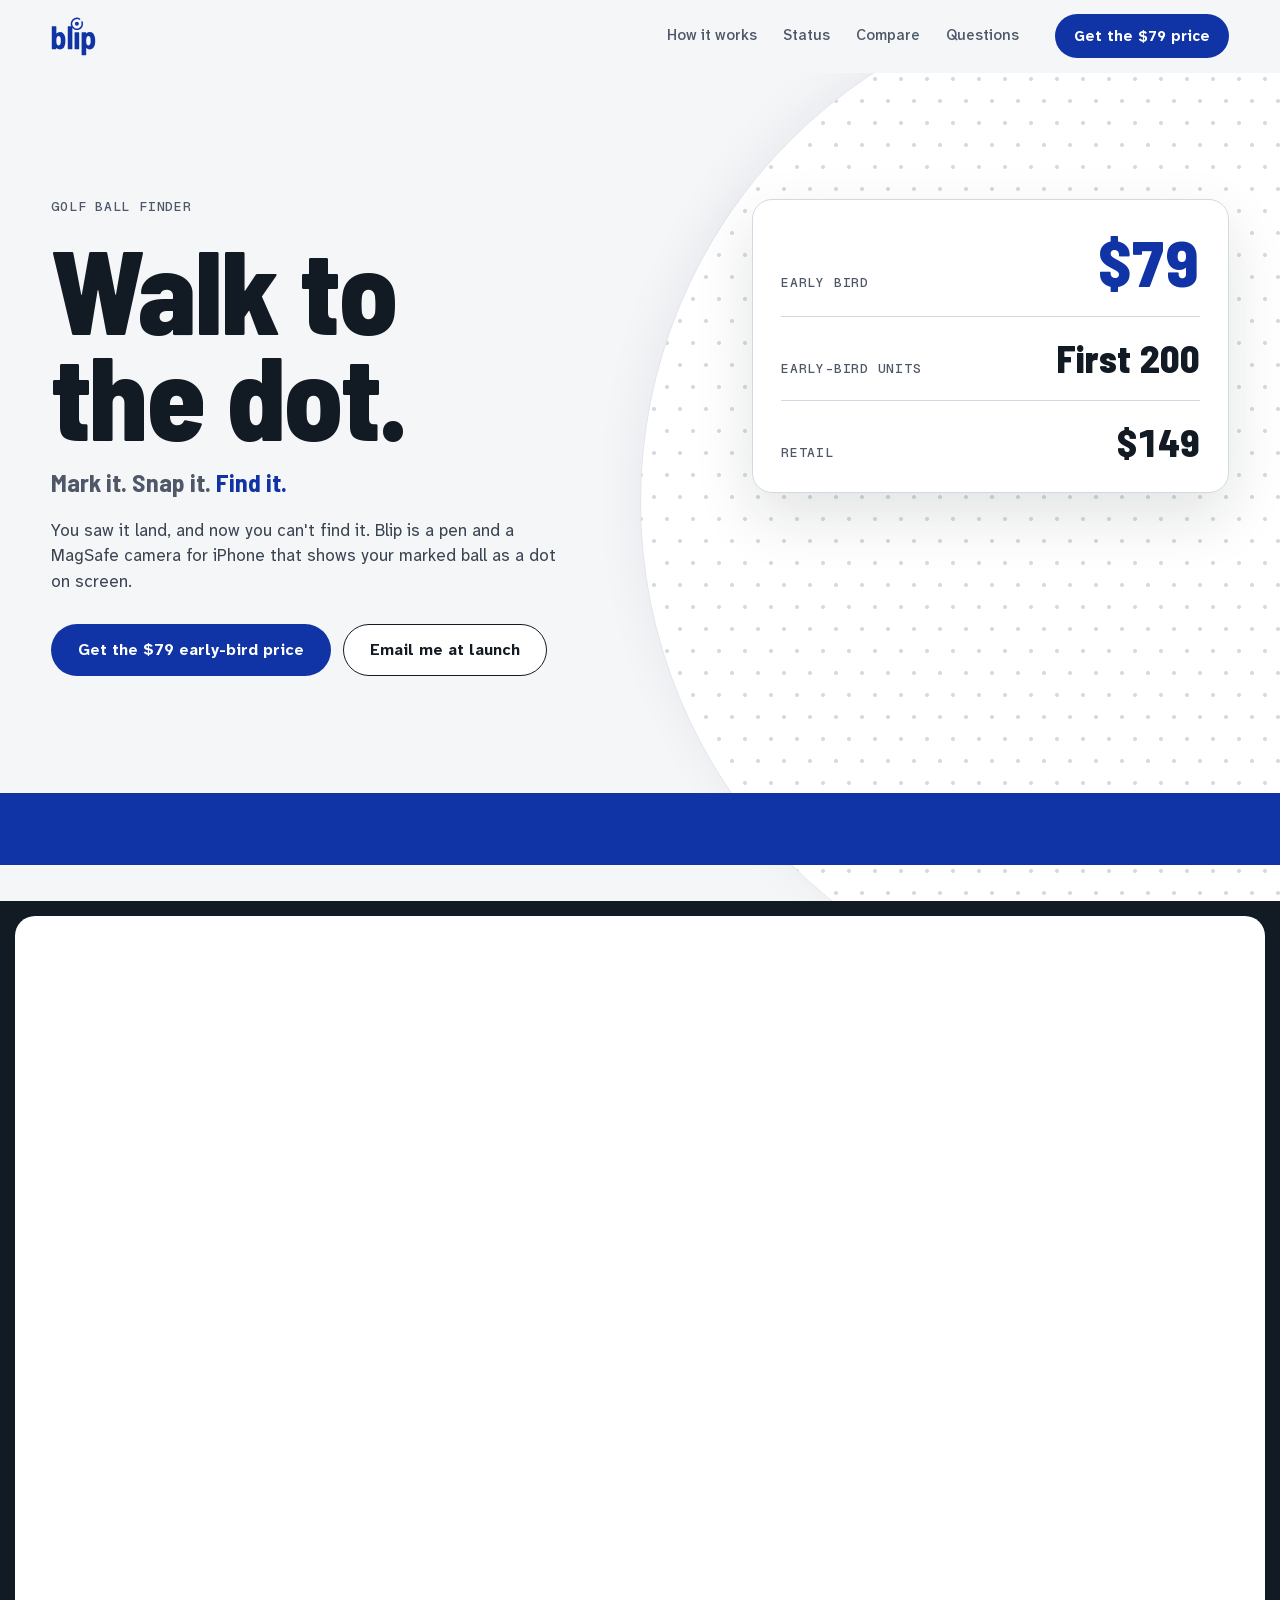
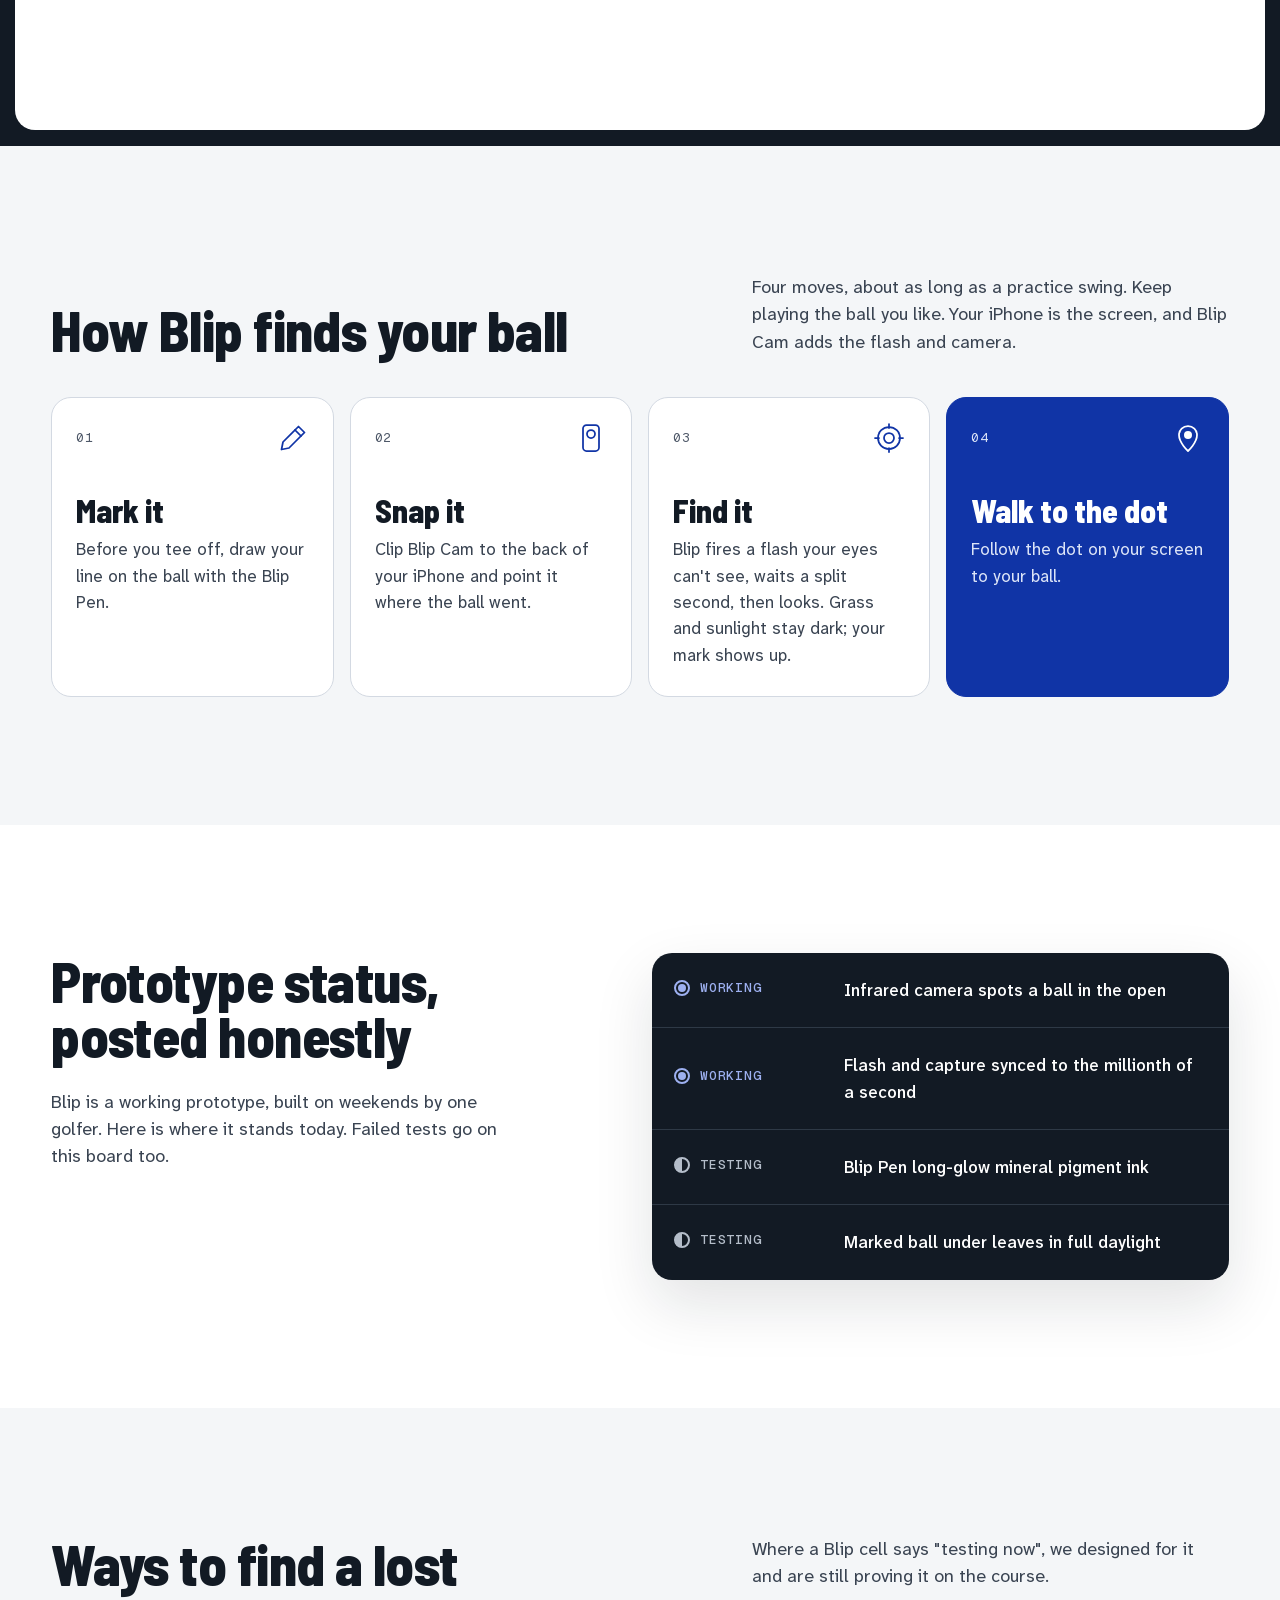
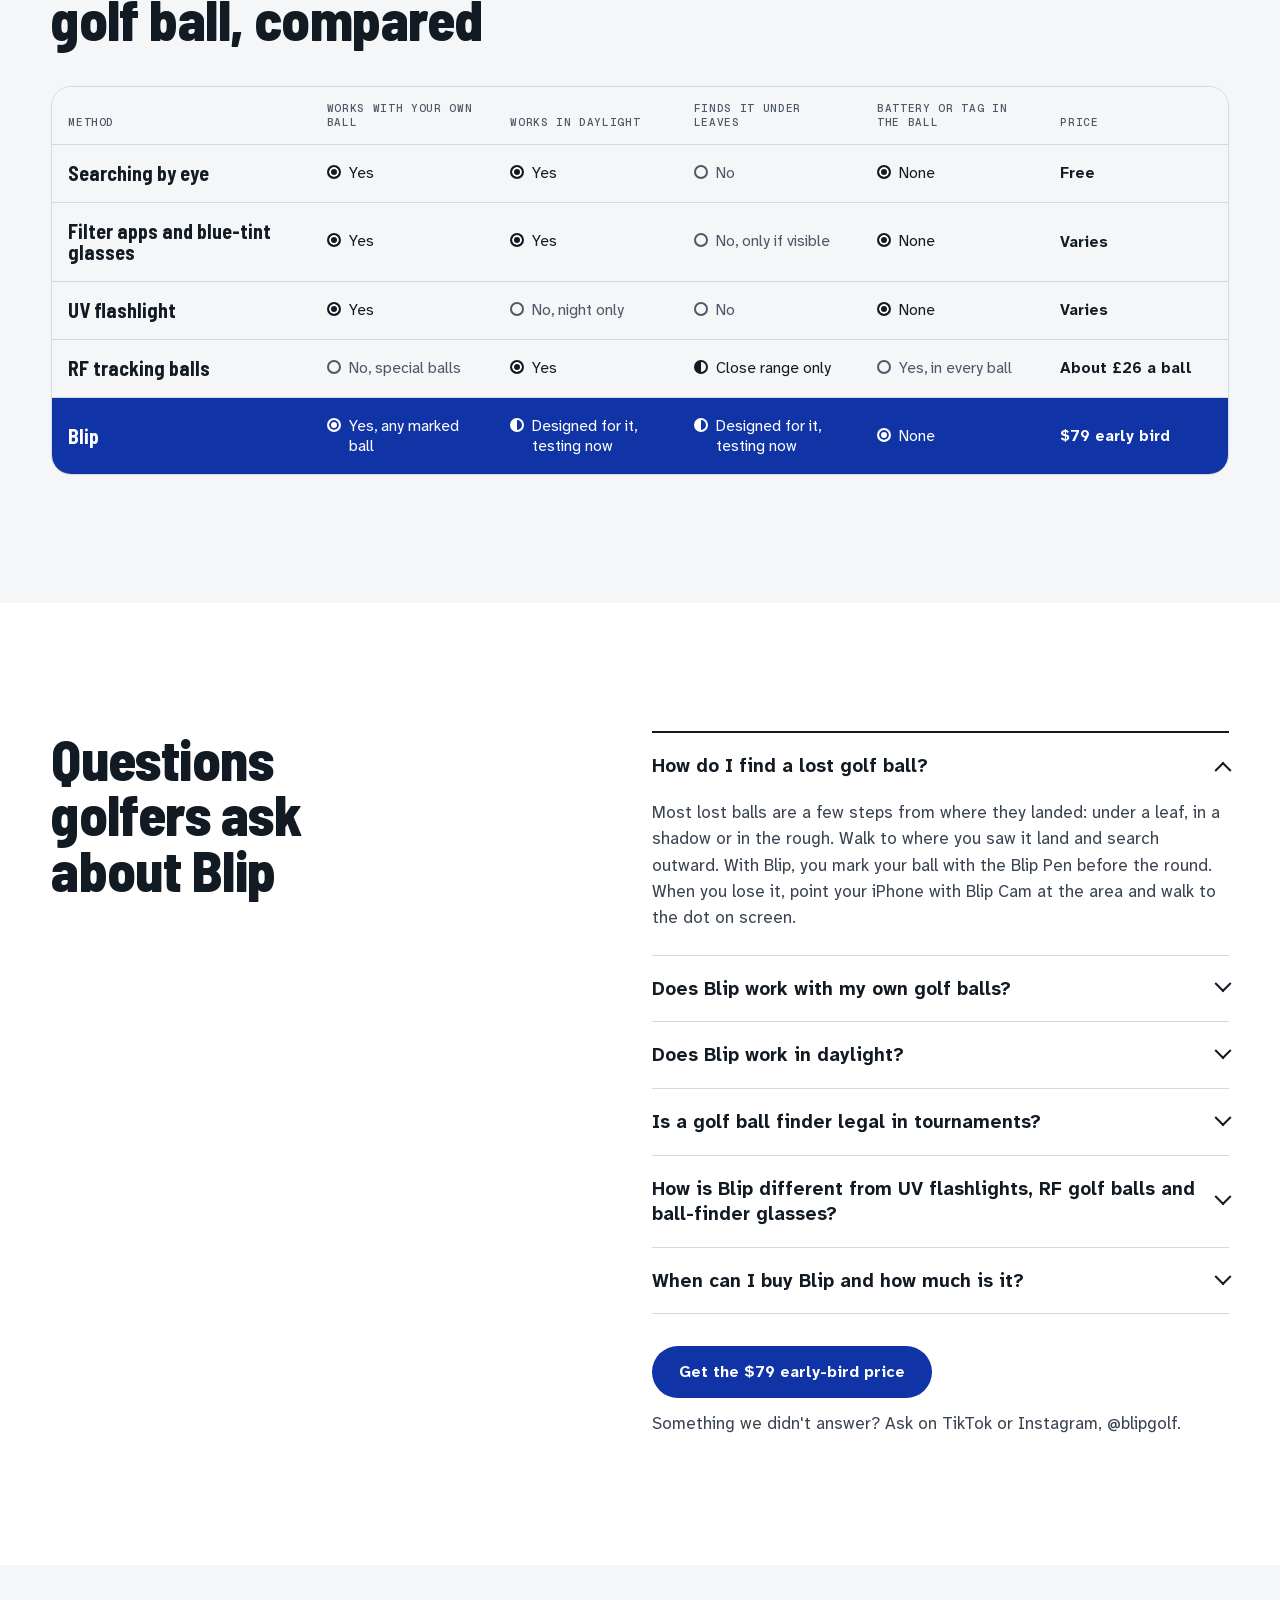
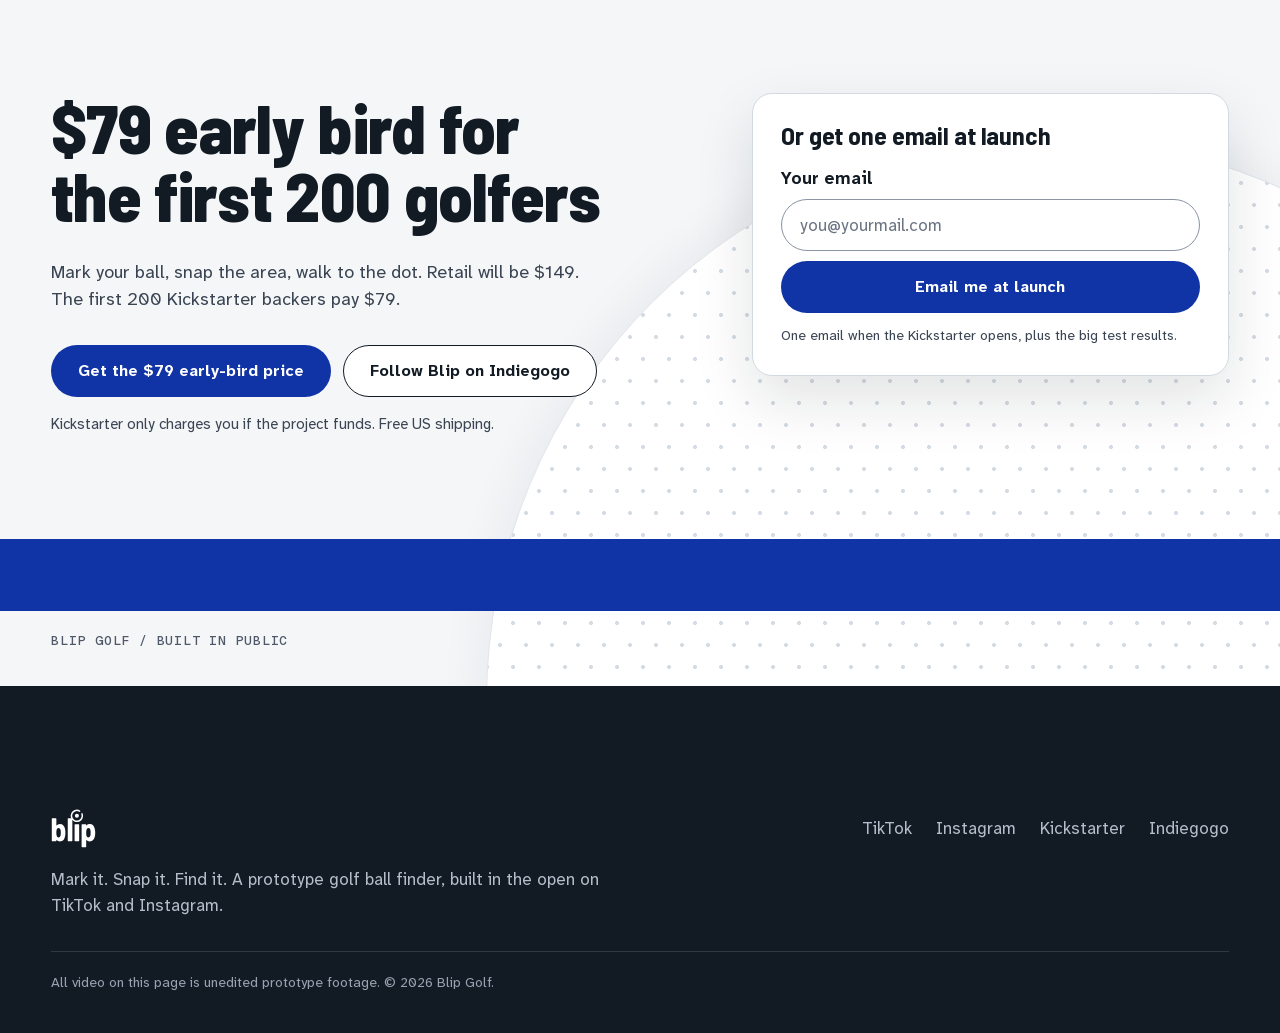
<file: index.html>
<!doctype html>
<html lang="en" data-type="product" data-radius="soft">
<head>
<meta charset="utf-8">
<meta name="viewport" content="width=device-width, initial-scale=1">
<!-- Blip brand tokens v1 (from ~/Findaball/brand/tokens/tokens.css). Fonts are self-hosted in styles.css instead of the @import. Swap brand values HERE. -->
<style>
:root{
  --blue:#1034A6;        /* Egyptian Blue, the ink: line, wordmark, primary button, dot, links */
  --blue-deep:#0A1F6B;   /* pressed / band on blue */
  --blue-wash:#DCE4F7;   /* rare tint panel */
  --blue-light:#9DB0F0;  /* blue text on ink grounds only */
  --white:#FFFFFF;       /* ball white: cards, ball arc */
  --mist:#F4F6F8;        /* page ground (cool, never cream) */
  --mist-2:#E9EDF2;      /* secondary surface, photo slots */
  --line:#D3D9E2;        /* hairlines */
  --slate:#4E5868;       /* secondary text on light */
  --ink:#121A24;         /* text on light, dark grounds */
  --ink-2:#1E2833;       /* dark cards */
  --font-display:"Barlow Semi Condensed","Arial Narrow",sans-serif; /* 800/700, tracking -0.01em */
  --font-sans:"Atkinson Hyperlegible Next",system-ui,sans-serif;
  --font-mono:"Geist Mono",ui-monospace,monospace;              /* readouts only, uppercase, +0.06em */
  --radius-sm:8px; --radius-md:20px; --radius-pill:999px;
  --shadow-ball:0 24px 60px rgba(18,26,36,.12);
  --space-1:4px; --space-2:8px; --space-3:16px; --space-4:24px; --space-5:40px; --space-6:64px; --space-7:120px;
}
</style>
<title>Blip: golf ball finder for iPhone, pen plus camera</title>
<meta name="description" content="Blip is a golf ball finder: mark any ball with the Blip Pen, then the Blip Cam on your iPhone shows it as a dot on screen. $79 early bird on Kickstarter.">
<link rel="canonical" href="https://blipgolf.com/">
<meta name="page-type" content="product">
<meta name="site-kind" content="tech">
<meta name="theme-color" content="#F4F6F8">
<meta name="color-scheme" content="light">
<meta name="robots" content="index, follow, max-image-preview:large, max-video-preview:-1">

<meta property="og:type" content="website">
<meta property="og:site_name" content="Blip Golf">
<meta property="og:url" content="https://blipgolf.com/">
<meta property="og:title" content="Blip: walk to the dot. A golf ball finder for iPhone">
<meta property="og:description" content="A marker pen plus a MagSafe camera for iPhone that finds the golf ball you already play. Prototype built in the open. $79 early bird.">
<meta property="og:image" content="https://blipgolf.com/assets/og-image.png">
<meta property="og:image:width" content="1200">
<meta property="og:image:height" content="630">
<meta property="og:image:alt" content="Blip logo and the line Walk to the dot. on a light ground with a blue band.">
<meta name="twitter:card" content="summary_large_image">
<meta name="twitter:title" content="Blip: walk to the dot. A golf ball finder for iPhone">
<meta name="twitter:description" content="A marker pen plus a MagSafe camera for iPhone that finds the golf ball you already play. $79 early bird.">
<meta name="twitter:image" content="https://blipgolf.com/assets/og-image.png">
<meta name="twitter:image:alt" content="Blip logo and the line Walk to the dot. on a light ground with a blue band.">

<link rel="icon" href="assets/favicon.svg" type="image/svg+xml">
<link rel="icon" href="assets/favicon-32.png" sizes="32x32" type="image/png">
<link rel="apple-touch-icon" href="assets/apple-touch-icon-180.png">
<link rel="manifest" href="site.webmanifest">

<link rel="preload" href="assets/fonts/barlow-semi-condensed-800.woff2" as="font" type="font/woff2" crossorigin>
<link rel="preload" href="assets/fonts/atkinson-next.woff2" as="font" type="font/woff2" crossorigin>
<link rel="stylesheet" href="styles.css?v=11">
<script>document.documentElement.classList.add('js','mo-js','m-enter');setTimeout(function(){document.documentElement.classList.add('mo-safe')},2500)</script>
<link rel="modulepreload" href="assets/moments/moments.js">
<link rel="modulepreload" href="assets/moments/lib.js">

<script type="application/ld+json">
{
  "@context": "https://schema.org",
  "@graph": [
    {
      "@type": "Organization",
      "@id": "https://blipgolf.com/#org",
      "name": "Blip Golf",
      "alternateName": "Blip",
      "url": "https://blipgolf.com/",
      "logo": "https://blipgolf.com/assets/icon-512.png",
      "description": "Blip Golf makes lost golf balls findable with a marker pen and a MagSafe camera for iPhone. Prototype stage, built in the open.",
      "sameAs": [
        "https://www.instagram.com/blipgolf/",
        "https://www.tiktok.com/@blipgolf",
        "https://www.kickstarter.com/projects/804464871/1559624511",
        "https://www.indiegogo.com/projects/findaball/blip"
      ]
    },
    {
      "@type": "WebSite",
      "@id": "https://blipgolf.com/#website",
      "url": "https://blipgolf.com/",
      "name": "Blip Golf",
      "publisher": { "@id": "https://blipgolf.com/#org" },
      "inLanguage": "en"
    },
    {
      "@type": "Product",
      "@id": "https://blipgolf.com/#product",
      "name": "Blip golf ball finder",
      "brand": { "@type": "Brand", "name": "Blip" },
      "manufacturer": { "@id": "https://blipgolf.com/#org" },
      "description": "A golf ball finder kit: the Blip Pen marks any golf ball, and the Blip Cam, a MagSafe clip-on camera for iPhone, fires a flash your eyes can't see and shows the marked ball as a dot on the phone screen. Prototype stage; daylight use under leaves is being tested now.",
      "category": "Sports & Outdoors > Golf > Golf Accessories > Golf Ball Finders",
      "image": "https://blipgolf.com/assets/media/pen-and-cam.jpg",
      "url": "https://blipgolf.com/",
      "offers": {
        "@type": "Offer",
        "name": "Kickstarter early bird",
        "price": "79.00",
        "priceCurrency": "USD",
        "availability": "https://schema.org/PreOrder",
        "url": "https://www.kickstarter.com/projects/804464871/1559624511",
        "eligibleQuantity": { "@type": "QuantitativeValue", "maxValue": 200, "unitText": "early-bird units" },
        "seller": { "@id": "https://blipgolf.com/#org" }
      }
    },
    {
      "@type": "HowTo",
      "@id": "https://blipgolf.com/#howto",
      "name": "How to find a lost golf ball with Blip",
      "description": "Mark your ball, snap the area with Blip Cam on your iPhone, and walk to the dot on screen.",
      "tool": [
        { "@type": "HowToTool", "name": "Blip Pen" },
        { "@type": "HowToTool", "name": "Blip Cam (MagSafe clip-on camera)" },
        { "@type": "HowToTool", "name": "iPhone with MagSafe" }
      ],
      "step": [
        { "@type": "HowToStep", "position": 1, "name": "Mark it", "text": "Before you tee off, draw your line on the ball with the Blip Pen. Any ball works.", "url": "https://blipgolf.com/#how" },
        { "@type": "HowToStep", "position": 2, "name": "Snap it", "text": "Clip Blip Cam to the back of your iPhone and point it where the ball went.", "url": "https://blipgolf.com/#how" },
        { "@type": "HowToStep", "position": 3, "name": "Find it", "text": "Blip fires a flash your eyes can't see, waits a split second, then looks. Grass and sunlight stay dark; your mark shows up as a dot.", "url": "https://blipgolf.com/#how" },
        { "@type": "HowToStep", "position": 4, "name": "Walk to the dot", "text": "Follow the dot on your phone to your ball.", "url": "https://blipgolf.com/#how" }
      ]
    },
    {
      "@type": "FAQPage",
      "@id": "https://blipgolf.com/#faq",
      "mainEntity": [
        { "@type": "Question", "name": "How do I find a lost golf ball?", "acceptedAnswer": { "@type": "Answer", "text": "Most lost balls are a few steps from where they landed: under a leaf, in a shadow or in the rough. Walk to where you saw it land and search outward. With Blip, you mark your ball with the Blip Pen before the round. When you lose it, point your iPhone with Blip Cam at the area and walk to the dot on screen." } },
        { "@type": "Question", "name": "Does Blip work with my own golf balls?", "acceptedAnswer": { "@type": "Answer", "text": "Yes. Blip works with any ball you mark with the Blip Pen. The ball stays exactly as it is, with nothing added inside." } },
        { "@type": "Question", "name": "Does Blip work in daylight?", "acceptedAnswer": { "@type": "Answer", "text": "Blip is designed for daylight, and we are testing that now. The prototype camera already spots a ball in the open. Its flash and capture are synced to the millionth of a second. The Blip Pen ink and a marked ball under leaves in full daylight are still in testing. We will post the results either way." } },
        { "@type": "Question", "name": "Is a golf ball finder legal in tournaments?", "acceptedAnswer": { "@type": "Answer", "text": "No. Under Rule 4.3a of the Rules of Golf, using equipment like this during a competition round is not allowed." } },
        { "@type": "Question", "name": "How is Blip different from UV flashlights, RF golf balls and ball-finder glasses?", "acceptedAnswer": { "@type": "Answer", "text": "Blue-tint glasses and filter apps only help when the ball is already visible. UV flashlights only work at night. RF tracking balls need special balls, about £26 each, and only work at close range. Blip works with your own ball and your iPhone. It is designed for daylight and for balls under leaves, which we are testing now." } },
        { "@type": "Question", "name": "When can I buy Blip and how much is it?", "acceptedAnswer": { "@type": "Answer", "text": "Blip is launching on Kickstarter. The early bird price is $79 for the first 200 units, and retail will be $149. Kickstarter only charges you if the project funds, and US shipping is free. Tap Get the $79 early-bird price to hear when it goes live." } }
      ]
    }
  ]
}
</script>
</head>
<body>
<a class="skip" href="#main">Skip to content</a>

<header class="nav" id="nav">
  <div class="wrap nav__in">
    <a class="brand" href="#top"><img src="assets/logo.svg" alt="Blip Golf, back to top" width="58" height="51"></a>
    <nav aria-label="Sections">
      <ul class="nav__links">
        <li><a href="#how">How it works</a></li>
        <li><a href="#status">Status</a></li>
        <li><a href="#compare">Compare</a></li>
        <li><a href="#faq">Questions</a></li>
      </ul>
    </nav>
    <a class="btn btn--primary btn--sm" data-link="kickstarter" href="https://www.kickstarter.com/projects/804464871/1559624511" rel="noopener">Get the $79 price</a>
  </div>
</header>

<main id="main">

<section class="hero field" id="top" aria-labelledby="h1" data-enter>
  <div class="field__layer" aria-hidden="true"><div class="ball hero__ball"></div></div>
  <div class="wrap hero__grid">
  <div class="hero__copy">
    <h1 id="h1" class="hero__title"><span class="hero__kicker">Golf ball finder</span> <span class="slot"><span>Walk to</span></span> <span class="slot"><span>the dot.</span></span></h1>
    <p class="tagline"><span>Mark it.</span> <span>Snap it.</span> <span class="tagline__hot">Find it.</span></p>
    <p class="hero__lead">You saw it land, and now you can't find it. Blip is a pen and a MagSafe camera for iPhone that shows your marked ball as a dot on screen.</p>
    <div class="hero__actions">
      <a class="btn btn--primary" data-link="kickstarter" href="https://www.kickstarter.com/projects/804464871/1559624511" rel="noopener">Get the $79 early-bird price</a>
      <a class="btn btn--line" href="#early-bird">Email me at launch</a>
    </div>
  </div>
  <dl class="price" aria-label="Blip pricing">
    <div class="price__row price__row--hot"><dt>Early bird</dt><dd>$79</dd></div>
    <div class="price__row"><dt>Early-bird units</dt><dd>First 200</dd></div>
    <div class="price__row"><dt>Retail</dt><dd>$149</dd></div>
  </dl>
  </div>
  <div class="band hero__band" aria-hidden="true"></div>
</section>

<section class="ground-ink camera" id="problem" aria-labelledby="problem-h" data-moment="iris-opens" data-moment-opts='{"from":"base"}' style="--p-bg: var(--white)">
  <div class="wrap">
    <div class="camera__head">
      <h2 id="problem-h" class="h2">Most lost balls are a few steps away</h2>
      <p class="lead">Most lost balls sit under a leaf or in the rough, close enough to step on. Here is our prototype infrared camera, unedited. In the open, the ball shows as a bright spot. Under cut grass it is still hard to see, so the Blip Pen ink is in testing now.</p>
    </div>
    <div class="camera__pair">
      <figure class="plate">
        <figcaption class="plate__tag"><span class="mark mark--on" aria-hidden="true"></span>Ball in the open: spotted</figcaption>
        <div class="plate__frame" style="aspect-ratio: 720 / 502">
          <video class="plate__media" data-autoplay muted loop playsinline preload="none" poster="assets/media/test-open.jpg" width="720" height="502" aria-label="Unedited infrared test footage: a golf ball sits among leaves on a tray and shows as a bright spot.">
            <source src="assets/media/test-open.mp4" type="video/mp4">
          </video>
        </div>
      </figure>
      <figure class="plate">
        <figcaption class="plate__tag"><span class="mark mark--half" aria-hidden="true"></span>Ball under cut grass: testing</figcaption>
        <div class="plate__frame" style="aspect-ratio: 720 / 502">
          <video class="plate__media" data-autoplay muted loop playsinline preload="none" poster="assets/media/test-grass.jpg" width="720" height="502" aria-label="Unedited infrared test footage: the same tray with the ball hidden under cut grass. No bright spot stands out yet.">
            <source src="assets/media/test-grass.mp4" type="video/mp4">
          </video>
        </div>
      </figure>
    </div>
  </div>
</section>

<section class="ground-mist how" id="how" aria-labelledby="how-h">
  <div class="wrap">
    <div class="how__head">
      <h2 id="how-h" class="h2">How Blip finds your ball</h2>
      <p class="how__sub">Four moves, about as long as a practice swing. Keep playing the ball you like. Your iPhone is the screen, and Blip Cam adds the flash and camera.</p>
    </div>
    <ol class="steps">
      <li class="step">
        <span class="step__n" aria-hidden="true">01<svg class="step__i" viewBox="0 0 32 32"><path d="M21.5 4.5l6 6L12 26l-7.5 1.5L6 20z"/><path d="M18 8l6 6"/></svg></span>
        <h3 class="step__t">Mark it</h3>
        <p>Before you tee off, draw your line on the ball with the Blip Pen.</p>
      </li>
      <li class="step">
        <span class="step__n" aria-hidden="true">02<svg class="step__i" viewBox="0 0 32 32"><rect x="8" y="3" width="16" height="26" rx="3.5"/><circle cx="16" cy="12" r="4"/></svg></span>
        <h3 class="step__t">Snap it</h3>
        <p>Clip Blip Cam to the back of your iPhone and point it where the ball went.</p>
      </li>
      <li class="step">
        <span class="step__n" aria-hidden="true">03<svg class="step__i" viewBox="0 0 32 32"><circle cx="16" cy="16" r="11"/><circle cx="16" cy="16" r="5"/><path d="M16 2v4M16 26v4M2 16h4M26 16h4"/></svg></span>
        <h3 class="step__t">Find it</h3>
        <p>Blip fires a flash your eyes can't see, waits a split second, then looks. Grass and sunlight stay dark; your mark shows up.</p>
      </li>
      <li class="step step--hot">
        <span class="step__n" aria-hidden="true">04<svg class="step__i" viewBox="0 0 32 32"><circle cx="16" cy="13" r="4" class="fill"/><path d="M16 29s-9-8.2-9-16a9 9 0 0 1 18 0c0 7.8-9 16-9 16z"/></svg></span>
        <h3 class="step__t">Walk to the dot</h3>
        <p>Follow the dot on your screen to your ball.</p>
      </li>
    </ol>
  </div>
</section>

<section class="ground-white status" id="status" aria-labelledby="status-h">
  <div class="wrap status__grid">
    <div class="status__head">
      <h2 id="status-h" class="h2">Prototype status, posted honestly</h2>
      <p class="lead">Blip is a working prototype, built on weekends by one golfer. Here is where it stands today. Failed tests go on this board too.</p>
    </div>
    <table class="board-table">
      <caption class="vh">Blip prototype status</caption>
      <thead class="vh"><tr><th scope="col">State</th><th scope="col">What</th></tr></thead>
      <tbody>
        <tr class="is-on"><td><span class="state"><span class="mark mark--on" aria-hidden="true"></span>Working</span></td><td>Infrared camera spots a ball in the open</td></tr>
        <tr class="is-on"><td><span class="state"><span class="mark mark--on" aria-hidden="true"></span>Working</span></td><td>Flash and capture synced to the millionth of a second</td></tr>
        <tr class="is-test"><td><span class="state"><span class="mark mark--half" aria-hidden="true"></span>Testing</span></td><td>Blip Pen long-glow mineral pigment ink</td></tr>
        <tr class="is-test"><td><span class="state"><span class="mark mark--half" aria-hidden="true"></span>Testing</span></td><td>Marked ball under leaves in full daylight</td></tr>
      </tbody>
    </table>
  </div>
</section>

<section class="ground-mist compare" id="compare" aria-labelledby="compare-h">
  <div class="wrap">
    <div class="compare__head">
      <h2 id="compare-h" class="h2">Ways to find a lost golf ball, compared</h2>
      <p class="lead">Where a Blip cell says "testing now", we designed for it and are still proving it on the course.</p>
    </div>
    <table class="lb">
      <caption class="vh">Comparison of golf ball finding methods: searching by eye, filter apps and glasses, UV flashlights, RF tracking balls and Blip.</caption>
      <thead>
        <tr>
          <th scope="col">Method</th>
          <th scope="col">Works with your own ball</th>
          <th scope="col">Works in daylight</th>
          <th scope="col">Finds it under leaves</th>
          <th scope="col">Battery or tag in the ball</th>
          <th scope="col">Price</th>
        </tr>
      </thead>
      <tbody>
        <tr>
          <th scope="row">Searching by eye</th>
          <td data-l="Your own ball"><span class="yn yn--y">Yes</span></td>
          <td data-l="Daylight"><span class="yn yn--y">Yes</span></td>
          <td data-l="Under leaves"><span class="yn yn--n">No</span></td>
          <td data-l="In the ball"><span class="yn yn--y">None</span></td>
          <td data-l="Price">Free</td>
        </tr>
        <tr>
          <th scope="row">Filter apps and blue-tint glasses</th>
          <td data-l="Your own ball"><span class="yn yn--y">Yes</span></td>
          <td data-l="Daylight"><span class="yn yn--y">Yes</span></td>
          <td data-l="Under leaves"><span class="yn yn--n">No, only if visible</span></td>
          <td data-l="In the ball"><span class="yn yn--y">None</span></td>
          <td data-l="Price">Varies</td>
        </tr>
        <tr>
          <th scope="row">UV flashlight</th>
          <td data-l="Your own ball"><span class="yn yn--y">Yes</span></td>
          <td data-l="Daylight"><span class="yn yn--n">No, night only</span></td>
          <td data-l="Under leaves"><span class="yn yn--n">No</span></td>
          <td data-l="In the ball"><span class="yn yn--y">None</span></td>
          <td data-l="Price">Varies</td>
        </tr>
        <tr>
          <th scope="row">RF tracking balls</th>
          <td data-l="Your own ball"><span class="yn yn--n">No, special balls</span></td>
          <td data-l="Daylight"><span class="yn yn--y">Yes</span></td>
          <td data-l="Under leaves"><span class="yn yn--p">Close range only</span></td>
          <td data-l="In the ball"><span class="yn yn--n">Yes, in every ball</span></td>
          <td data-l="Price">About £26 a ball</td>
        </tr>
        <tr class="lb__us">
          <th scope="row">Blip</th>
          <td data-l="Your own ball"><span class="yn yn--y">Yes, any marked ball</span></td>
          <td data-l="Daylight"><span class="yn yn--p">Designed for it, testing now</span></td>
          <td data-l="Under leaves"><span class="yn yn--p">Designed for it, testing now</span></td>
          <td data-l="In the ball"><span class="yn yn--y">None</span></td>
          <td data-l="Price">$79 early bird</td>
        </tr>
      </tbody>
    </table>
  </div>
</section>

<section class="ground-white faq" id="faq" aria-labelledby="faq-h">
  <div class="wrap faq__grid">
    <h2 id="faq-h" class="h2">Questions golfers ask about Blip</h2>
    <div class="faq__list">
      <details class="qa" open>
        <summary><h3>How do I find a lost golf ball?</h3></summary>
        <p>Most lost balls are a few steps from where they landed: under a leaf, in a shadow or in the rough. Walk to where you saw it land and search outward. With Blip, you mark your ball with the Blip Pen before the round. When you lose it, point your iPhone with Blip Cam at the area and walk to the dot on screen.</p>
      </details>
      <details class="qa">
        <summary><h3>Does Blip work with my own golf balls?</h3></summary>
        <p>Yes. Blip works with any ball you mark with the Blip Pen. The ball stays exactly as it is, with nothing added inside.</p>
      </details>
      <details class="qa">
        <summary><h3>Does Blip work in daylight?</h3></summary>
        <p>Blip is designed for daylight, and we are testing that now. The prototype camera already spots a ball in the open. Its flash and capture are synced to the millionth of a second. The Blip Pen ink and a marked ball under leaves in full daylight are still in testing. We will post the results either way.</p>
      </details>
      <details class="qa">
        <summary><h3>Is a golf ball finder legal in tournaments?</h3></summary>
        <p>No. Under Rule 4.3a of the Rules of Golf, using equipment like this during a competition round is not allowed.</p>
      </details>
      <details class="qa">
        <summary><h3>How is Blip different from UV flashlights, RF golf balls and ball-finder glasses?</h3></summary>
        <p>Blue-tint glasses and filter apps only help when the ball is already visible. UV flashlights only work at night. RF tracking balls need special balls, about £26 each, and only work at close range. Blip works with your own ball and your iPhone. It is designed for daylight and for balls under leaves, which we are testing now.</p>
      </details>
      <details class="qa">
        <summary><h3>When can I buy Blip and how much is it?</h3></summary>
        <p>Blip is launching on Kickstarter. The early bird price is $79 for the first 200 units, and retail will be $149. Kickstarter only charges you if the project funds, and US shipping is free. Tap Get the $79 early-bird price to hear when it goes live.</p>
      </details>
      <div class="faq__cta">
        <a class="btn btn--primary" data-link="kickstarter" href="https://www.kickstarter.com/projects/804464871/1559624511" rel="noopener">Get the $79 early-bird price</a>
        <p>Something we didn't answer? Ask on TikTok or Instagram, @blipgolf.</p>
      </div>
    </div>
  </div>
</section>

<section class="close field" id="early-bird" aria-labelledby="close-h">
  <div class="field__layer" aria-hidden="true"><div class="ball close__ball"></div></div>
  <div class="wrap close__grid">
    <div class="close__copy">
      <h2 id="close-h" class="h2 h2--xl">$79 early bird for the first 200 golfers</h2>
      <p class="lead">Mark your ball, snap the area, walk to the dot. Retail will be $149. The first 200 Kickstarter backers pay $79.</p>
      <div class="close__actions">
        <a class="btn btn--primary" data-link="kickstarter" href="https://www.kickstarter.com/projects/804464871/1559624511" rel="noopener">Get the $79 early-bird price</a>
        <a class="btn btn--line" data-link="indiegogo" href="https://www.indiegogo.com/projects/findaball/blip" rel="noopener">Follow Blip on Indiegogo</a>
      </div>
      <p class="close__risk">Kickstarter only charges you if the project funds. Free US shipping.</p>
    </div>
    <form class="signup" id="signup" novalidate>
      <h3 class="h3">Or get one email at launch</h3>
      <label class="signup__label" for="email">Your email</label>
      <div class="signup__row">
        <input class="signup__input" id="email" name="email" type="email" autocomplete="email" inputmode="email" required placeholder="you@yourmail.com" aria-describedby="email-help email-err">
        <button class="btn btn--primary" type="submit">Email me at launch</button>
      </div>
      <p class="signup__help" id="email-help">One email when the Kickstarter opens, plus the big test results.</p>
      <p class="signup__err" id="email-err" role="alert" hidden></p>
      <p class="signup__ok" id="email-ok" role="status" hidden></p>
    </form>
  </div>
  <div class="band close__band" aria-hidden="true"></div>
  <div class="wrap"><p class="readline">Blip Golf / built in public</p></div>
</section>

</main>

<footer class="foot ground-ink">
  <div class="wrap foot__in">
    <a class="brand" href="#top"><img src="assets/logo-reverse.svg" alt="Blip Golf, back to top" width="58" height="51"></a>
    <p class="foot__line">Mark it. Snap it. Find it. A prototype golf ball finder, built in the open on TikTok and Instagram.</p>
    <ul class="foot__links">
      <li><a data-social="tiktok" href="https://www.tiktok.com/@blipgolf" rel="noopener">TikTok</a></li>
      <li><a data-social="instagram" href="https://www.instagram.com/blipgolf/" rel="noopener">Instagram</a></li>
      <li><a data-link="kickstarter" href="https://www.kickstarter.com/projects/804464871/1559624511" rel="noopener">Kickstarter</a></li>
      <li><a data-link="indiegogo" href="https://www.indiegogo.com/projects/findaball/blip" rel="noopener">Indiegogo</a></li>
    </ul>
    <p class="foot__fine">All video on this page is unedited prototype footage. &copy; 2026 Blip Golf.</p>
  </div>
</footer>

<script>
/* ===== Links: one place to change platform URLs =====
   TODO: the Kickstarter pre-launch page is not active yet. Confirm this URL when it is.
   TODO: swap these text buttons for Kickstarter's / Indiegogo's official badges once their
   brand-asset licence terms are confirmed (Kickstarter's widget card needs a live project). */
var LINKS = {
  kickstarter: 'https://www.kickstarter.com/projects/804464871/1559624511',
  indiegogo: 'https://www.indiegogo.com/projects/findaball/blip'
};
document.querySelectorAll('[data-link]').forEach(function (a) {
  var u = LINKS[a.getAttribute('data-link')]; if (u) a.href = u;
});

/* ===== Social handle: one constant =====
   The @blipgolf rename is in progress (old handle: hiphopgolfshop). Change it here only. */
var SOCIAL_HANDLE = 'blipgolf';
var SOCIAL = {
  tiktok: 'https://www.tiktok.com/@' + SOCIAL_HANDLE,
  instagram: 'https://www.instagram.com/' + SOCIAL_HANDLE + '/'
};
document.querySelectorAll('[data-social]').forEach(function (a) {
  var u = SOCIAL[a.getAttribute('data-social')]; if (u) a.href = u;
});

/* ===== Waitlist form =====
   TODO: swap for form service. There is no backend yet, so this opens the visitor's
   email app with a pre-filled message to the founder as a temporary fallback. */
(function () {
  var WAITLIST_TO = 'rayedwasif@gmail.com';
  var form = document.getElementById('signup');
  var input = document.getElementById('email');
  var err = document.getElementById('email-err');
  var ok = document.getElementById('email-ok');
  form.addEventListener('submit', function (e) {
    e.preventDefault();
    var v = input.value.trim();
    var valid = /^[^\s@]+@[^\s@]+\.[^\s@]{2,}$/.test(v);
    ok.hidden = true;
    if (!valid) {
      err.textContent = v ? 'That email looks incomplete. Check for a missing @ or domain.' : 'Enter your email so we can tell you when the Kickstarter opens.';
      err.hidden = false; input.setAttribute('aria-invalid', 'true'); input.focus(); return;
    }
    err.hidden = true; input.removeAttribute('aria-invalid');
    var body = 'Please add me to the Blip waitlist.\n\nMy email: ' + v + '\n';
    window.location.href = 'mailto:' + WAITLIST_TO + '?subject=' + encodeURIComponent('Blip waitlist') + '&body=' + encodeURIComponent(body);
    ok.textContent = 'Your email app should open with the message ready. Press send and you are on the list.';
    ok.hidden = false;
  });
})();

/* ===== Footage: play when on screen, pause control, reduced motion ===== */
(function () {
  var reduce = window.matchMedia('(prefers-reduced-motion: reduce)').matches;
  var vids = [].slice.call(document.querySelectorAll('video[data-autoplay]'));
  function setBtn(v) {
    var b = v.parentNode.querySelector('.plate__toggle'); if (!b) return;
    var paused = v.paused || v.dataset.user === 'paused';
    b.setAttribute('aria-label', paused ? 'Play video' : 'Pause video');
    b.setAttribute('aria-pressed', paused ? 'true' : 'false');
    b.classList.toggle('is-paused', paused);
  }
  vids.forEach(function (v) {
    var b = v.parentNode.querySelector('.plate__toggle');
    if (reduce) { v.dataset.user = 'paused'; v.setAttribute('preload', 'metadata'); }
    if (b) b.addEventListener('click', function () {
      if (v.paused) { v.dataset.user = ''; v.play().catch(function(){}); }
      else { v.dataset.user = 'paused'; v.pause(); }
      setBtn(v);
    });
    v.addEventListener('play', function () { setBtn(v); });
    v.addEventListener('pause', function () { setBtn(v); });
    setBtn(v);
  });
  if (!('IntersectionObserver' in window)) return;
  var io = new IntersectionObserver(function (es) {
    es.forEach(function (e) {
      var v = e.target;
      if (e.isIntersecting) { if (v.dataset.user !== 'paused') v.play().catch(function(){}); }
      else if (!v.paused) v.pause();
    });
  }, { rootMargin: '200px 0px' });
  vids.forEach(function (v) { io.observe(v); });
})();

/* ===== Nav hairline after scroll ===== */
(function () {
  var nav = document.getElementById('nav'); var on = false;
  function f() { var s = window.scrollY > 8; if (s !== on) { on = s; nav.classList.toggle('is-scrolled', s); } }
  window.addEventListener('scroll', f, { passive: true }); f();
})();
</script>
<script type="module" src="assets/moments/moments.js"></script>
</body>
</html>
</file>
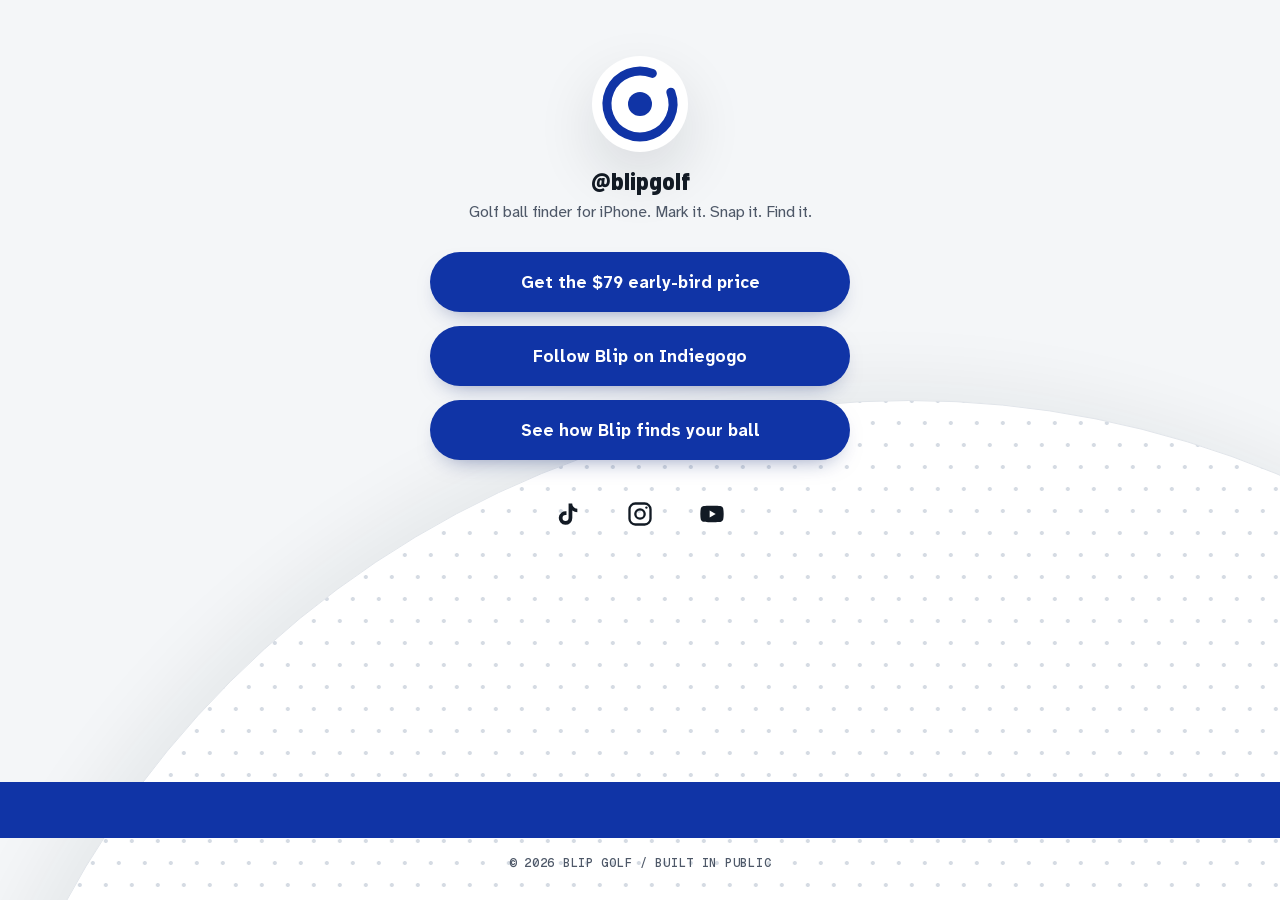
<file: links/index.html>
<!doctype html>
<html lang="en">
<head>
<meta charset="utf-8">
<meta name="viewport" content="width=device-width, initial-scale=1">
<!-- Blip brand tokens v1 (from ~/Findaball/brand/tokens/tokens.css). Swap brand values HERE. -->
<style>
:root{
  --blue:#1034A6; --blue-deep:#0A1F6B; --blue-wash:#DCE4F7; --blue-light:#9DB0F0;
  --white:#FFFFFF; --mist:#F4F6F8; --mist-2:#E9EDF2; --line:#D3D9E2; --slate:#4E5868; --ink:#121A24; --ink-2:#1E2833;
  --font-display:"Barlow Semi Condensed","Arial Narrow",sans-serif;
  --font-sans:"Atkinson Hyperlegible Next",system-ui,sans-serif;
  --font-mono:"Geist Mono",ui-monospace,monospace;
  --radius-sm:8px; --radius-md:20px; --radius-pill:999px;
  --shadow-ball:0 24px 60px rgba(18,26,36,.12);
}
</style>
<title>Blip Golf links: Kickstarter, Indiegogo, build videos</title>
<meta name="description" content="Blip Golf links: get notified when the Blip golf ball finder launches on Kickstarter, back it on Indiegogo, watch the build and join the waitlist.">
<link rel="canonical" href="https://blipgolf.com/links/">
<meta name="theme-color" content="#F4F6F8">
<meta property="og:type" content="website">
<meta property="og:site_name" content="Blip Golf">
<meta property="og:url" content="https://blipgolf.com/links/">
<meta property="og:title" content="Blip Golf: walk to the dot">
<meta property="og:description" content="Kickstarter, Indiegogo, build videos and the waitlist for Blip, the golf ball finder for iPhone.">
<meta property="og:image" content="https://blipgolf.com/assets/og-image.png">
<meta name="twitter:card" content="summary_large_image">
<meta name="twitter:image" content="https://blipgolf.com/assets/og-image.png">
<link rel="icon" href="../assets/favicon.svg" type="image/svg+xml">
<link rel="icon" href="../assets/favicon-32.png" sizes="32x32" type="image/png">
<link rel="apple-touch-icon" href="../assets/apple-touch-icon-180.png">
<link rel="preload" href="../assets/fonts/barlow-semi-condensed-800.woff2" as="font" type="font/woff2" crossorigin>
<style>
@font-face { font-family: "Barlow Semi Condensed"; src: url("../assets/fonts/barlow-semi-condensed-800.woff2") format("woff2"); font-weight: 800; font-display: swap; }
@font-face { font-family: "Atkinson Hyperlegible Next"; src: url("../assets/fonts/atkinson-next.woff2") format("woff2"); font-weight: 200 800; font-display: swap; }
@font-face { font-family: "Geist Mono"; src: url("../assets/fonts/geist-mono.woff2") format("woff2"); font-weight: 100 900; font-display: swap; }
*,*::before,*::after{box-sizing:border-box}
html{-webkit-text-size-adjust:100%}
body{margin:0;position:relative;min-height:100svh;overflow-x:hidden;background:var(--mist);color:var(--ink);font:400 1.0625rem/1.5 var(--font-sans);-webkit-font-smoothing:antialiased;isolation:isolate}
::selection{background:var(--blue);color:#fff}
:focus-visible{outline:2px solid var(--blue);outline-offset:3px}
/* brand motif: the dimpled ball rising behind the lower half, thin grey edge */
.field{position:absolute;inset:0;overflow:hidden;z-index:-1;pointer-events:none}
.ball{position:absolute;left:50%;top:max(44%,400px);width:max(150vw,760px);aspect-ratio:1;transform:translateX(-36%);border-radius:50%;background-color:var(--white);background-image:radial-gradient(circle,#D5DBE3 1.7px,transparent 2.3px),radial-gradient(circle,#D5DBE3 1.7px,transparent 2.3px);background-size:26px 44px;background-position:0 0,13px 22px;border:1.5px solid #E1E5EA;box-shadow:-24px -18px 70px rgba(18,26,36,.06)}
.page{max-width:460px;margin:0 auto;padding:56px 20px 28px;display:flex;flex-direction:column;align-items:center;min-height:100svh;text-align:center}
.avatar{width:96px;height:96px;border-radius:50%;overflow:hidden;background:#fff;box-shadow:var(--shadow-ball)}
.avatar img{width:100%;height:100%;display:block}
h1{font:800 1.5rem/1.1 var(--font-display);margin:16px 0 6px}
.bio{margin:0 0 28px;color:var(--slate);font-size:1rem}
.list{list-style:none;margin:0;padding:0;width:100%;display:flex;flex-direction:column;gap:14px}
.lnk{display:flex;align-items:center;justify-content:center;min-height:60px;padding:14px 20px;border-radius:var(--radius-pill);background:var(--blue);color:#fff;text-decoration:none;font-weight:700;font-size:1.0625rem;box-shadow:0 10px 24px -14px rgba(10,31,107,.6);transition:transform .18s cubic-bezier(.16,1,.3,1),background-color .18s}
.lnk:hover{transform:translateY(-2px);background:var(--blue-deep)}
.lnk:active{transform:scale(.98)}
.icons{display:flex;gap:28px;margin-top:32px}
.icons a{color:var(--ink);display:grid;place-items:center;min-width:44px;min-height:44px}.icons a:hover{color:var(--blue)}
.icons svg{width:28px;height:28px;display:block}
.band{margin-top:auto;width:100vw;height:56px;background:var(--blue);flex:none}
.foot{padding-top:18px;font:500 .75rem/1.3 var(--font-mono);letter-spacing:.06em;text-transform:uppercase;color:var(--slate)}
@media (prefers-reduced-motion: reduce){*,*::before,*::after{transition-duration:.001ms!important}}
</style>
<script type="application/ld+json">
{
  "@context": "https://schema.org",
  "@type": "ProfilePage",
  "url": "https://blipgolf.com/links/",
  "name": "Blip Golf links",
  "mainEntity": {
    "@type": "Organization",
    "@id": "https://blipgolf.com/#org",
    "name": "Blip Golf",
    "url": "https://blipgolf.com/",
    "sameAs": [
      "https://www.tiktok.com/@blipgolf",
      "https://www.instagram.com/blipgolf/",
      "https://www.youtube.com/@blipgolf",
      "https://www.kickstarter.com/projects/804464871/1559624511",
      "https://www.indiegogo.com/projects/findaball/blip"
    ]
  }
}
</script>

</head>
<body>
<div class="field" aria-hidden="true"><div class="ball"></div></div>
<main class="page">
  <span class="avatar"><img src="../assets/logo-mark.svg" alt="Blip Golf" width="96" height="96"></span>
  <h1>@blipgolf</h1>
  <p class="bio">Golf ball finder for iPhone. Mark it. Snap it. Find it.</p>
  <ul class="list">
    <li><a class="lnk" data-link="kickstarter" href="https://www.kickstarter.com/projects/804464871/1559624511" rel="noopener">Get the $79 early-bird price</a></li>
    <li><a class="lnk" data-link="indiegogo" href="https://www.indiegogo.com/projects/findaball/blip" rel="noopener">Follow Blip on Indiegogo</a></li>
    <li><a class="lnk" href="../">See how Blip finds your ball</a></li>
  </ul>
  <nav class="icons" aria-label="Social">
    <a data-social="tiktok" href="https://www.tiktok.com/@blipgolf" rel="noopener" aria-label="TikTok"><svg viewBox="0 0 24 24" fill="currentColor"><path d="M16.6 5.8a4.3 4.3 0 0 1-1-2.8h-3.1v12.4a2.6 2.6 0 1 1-2.6-2.6c.3 0 .5 0 .8.1V9.7a5.8 5.8 0 1 0 5 5.7V9.1a7.4 7.4 0 0 0 4.3 1.4V7.4a4.3 4.3 0 0 1-3.4-1.6z"/></svg></a>
    <a data-social="instagram" href="https://www.instagram.com/blipgolf/" rel="noopener" aria-label="Instagram"><svg viewBox="0 0 24 24" fill="none" stroke="currentColor" stroke-width="2"><rect x="3" y="3" width="18" height="18" rx="5"/><circle cx="12" cy="12" r="4"/><circle cx="17.5" cy="6.5" r="1" fill="currentColor" stroke="none"/></svg></a>
    <a data-social="youtube" href="https://www.youtube.com/@blipgolf" rel="noopener" aria-label="YouTube"><svg viewBox="0 0 24 24" fill="currentColor"><path d="M21.6 7.2a2.5 2.5 0 0 0-1.8-1.8C18.2 5 12 5 12 5s-6.2 0-7.8.4A2.5 2.5 0 0 0 2.4 7.2 26 26 0 0 0 2 12a26 26 0 0 0 .4 4.8 2.5 2.5 0 0 0 1.8 1.8C5.8 19 12 19 12 19s6.2 0 7.8-.4a2.5 2.5 0 0 0 1.8-1.8A26 26 0 0 0 22 12a26 26 0 0 0-.4-4.8zM10 15V9l5.2 3z"/></svg></a>
  </nav>
  <div class="band" aria-hidden="true"></div>
  <footer class="foot">&copy; 2026 Blip Golf / built in public</footer>
</main>
<script>
var UTM='utm_source=bio&utm_medium=social&utm_campaign=prelaunch';
var LINKS={kickstarter:'https://www.kickstarter.com/projects/804464871/1559624511',indiegogo:'https://www.indiegogo.com/projects/findaball/blip'};
document.querySelectorAll('[data-link]').forEach(function(a){var u=LINKS[a.getAttribute('data-link')];if(u)a.href=u+'?'+UTM;});
</script>
</body>
</html>
</file>
<file: styles.css>
/* =========================================================
   Blip Golf landing page.
   Brand values live in the :root <style> block at the top of index.html
   (copied from ~/Findaball/brand/tokens/tokens.css). This file only maps them
   to roles, so a brand change never needs an edit here.
   Ink only: Egyptian Blue is the one colour.
   ========================================================= */
:root {
  --c-ground: var(--mist);
  --c-surface: var(--white);
  --c-surface-2: var(--mist-2);
  --c-rule: var(--line);
  --c-text: var(--ink);
  --c-text-muted: #3A4452;      /* slate deepened for 7:1 body text; brand --slate stays for labels */
  --c-dark: var(--ink);
  --c-dark-2: var(--ink-2);
  --c-dark-rule: #2E3946;
  --c-on-dark: var(--white);
  --c-on-dark-muted: #B4BDC9;
  --c-accent: var(--blue);
  --c-accent-press: var(--blue-deep);
  --c-accent-on-dark: var(--blue-light);
  --c-on-accent: var(--white);

  --f-display: var(--font-display);
  --f-text: var(--font-sans);
  --f-mono: var(--font-mono);

  --wrap: 1200px;
  --pad-x: clamp(20px, 4vw, 56px);
  --sec-y: clamp(88px, 10vw, 152px);
  --ease-out: cubic-bezier(.16, 1, .3, 1);
  --nav-h: 72px;

  /* hooks the iris moment reads */
  --bg: var(--white);
  --accent: var(--blue-light);
  --r-lg: var(--radius-md);
}

@font-face { font-family: "Barlow Semi Condensed"; src: url("assets/fonts/barlow-semi-condensed-800.woff2") format("woff2"); font-weight: 800; font-style: normal; font-display: swap; }
@font-face { font-family: "Barlow Semi Condensed"; src: url("assets/fonts/barlow-semi-condensed-700.woff2") format("woff2"); font-weight: 700; font-style: normal; font-display: swap; }
@font-face { font-family: "Atkinson Hyperlegible Next"; src: url("assets/fonts/atkinson-next.woff2") format("woff2"); font-weight: 200 800; font-style: normal; font-display: swap; }
@font-face { font-family: "Geist Mono"; src: url("assets/fonts/geist-mono.woff2") format("woff2"); font-weight: 100 900; font-style: normal; font-display: swap; }

/* ---------- base ---------- */
*, *::before, *::after { box-sizing: border-box; }
html { -webkit-text-size-adjust: 100%; scroll-behavior: smooth; scroll-padding-top: calc(var(--nav-h) + 8px); scrollbar-color: #9aa4b2 var(--c-ground); }
body { margin: 0; background: var(--c-ground); color: var(--c-text); font: 400 1.0625rem/1.55 var(--f-text); text-rendering: optimizeLegibility; -webkit-font-smoothing: antialiased; }
img, video { display: block; max-width: 100%; }
a { color: inherit; text-decoration-thickness: 1px; text-underline-offset: .2em; }
::selection { background: var(--blue); color: #fff; }
:focus-visible { outline: 2px solid var(--blue); outline-offset: 3px; }
.ground-ink :focus-visible, .ground-blue :focus-visible { outline-color: var(--white); }
.vh { position: absolute !important; width: 1px; height: 1px; overflow: hidden; clip: rect(0 0 0 0); white-space: nowrap; }
.skip { position: fixed; left: 12px; top: -80px; z-index: 100; background: var(--blue); color: #fff; padding: 12px 16px; border-radius: var(--radius-sm); font-weight: 700; text-decoration: none; transition: top .2s var(--ease-out); }
.skip:focus { top: 12px; }

.wrap { width: 100%; max-width: var(--wrap); margin-inline: auto; }
main > section { padding-block: var(--sec-y); padding-inline: var(--pad-x); position: relative; }
.nav, .foot { padding-inline: var(--pad-x); }
.ground-mist { background: var(--mist); color: var(--c-text); }
.ground-white { background: var(--white); color: var(--c-text); }
.ground-ink { background: var(--ink); color: var(--c-on-dark); }
.ground-blue { background: var(--blue); color: var(--white); }

/* ---------- type ---------- */
.h2 { font: 800 clamp(2.5rem, 4.4vw, 4rem)/.98 var(--f-display); letter-spacing: -.01em; margin: 0 0 .45em; text-wrap: balance; }
.h2--xl { font-size: clamp(2.75rem, 5.4vw, 5rem); }
.h3 { font: 700 clamp(1.5rem, 2vw, 1.875rem)/1.05 var(--f-display); letter-spacing: -.005em; margin: 0 0 16px; text-wrap: balance; }
.lead { font-size: clamp(1.125rem, 1.35vw, 1.3125rem); line-height: 1.5; color: var(--c-text-muted); max-width: 42ch; margin: 0; text-wrap: pretty; }
.ground-ink .lead { color: var(--c-on-dark-muted); }
.ground-blue .lead { color: #E3E9FB; }
.fine { font-size: .9375rem; color: var(--c-text-muted); margin: 24px 0 0; max-width: 60ch; text-wrap: pretty; }
.readout, .plate__tag, .tile__lab, .state, .lb thead th, .step__n, .lb td::before { font-family: var(--f-mono); text-transform: uppercase; letter-spacing: .06em; }

/* ---------- buttons ---------- */
.btn { display: inline-flex; align-items: center; justify-content: center; min-height: 52px; padding: 0 26px; border-radius: var(--radius-pill); font: 700 1rem/1 var(--f-text); text-decoration: none; cursor: pointer; border: 1.5px solid transparent; transition: transform .18s var(--ease-out), background-color .18s, color .18s, border-color .18s; white-space: nowrap; }
.btn:hover { transform: translateY(-2px); }
.btn:active { transform: translateY(0) scale(.98); }
.btn--primary { background: var(--blue); color: #fff; }
.btn--primary:hover { background: var(--blue-deep); }
.btn--white { background: #fff; color: var(--blue); }
.btn--white:hover { background: var(--blue-wash); }
.btn--line { border-color: currentColor; color: inherit; background: transparent; }
.btn--line:hover { background: var(--ink); color: #fff; border-color: var(--ink); }
.ground-ink .btn--line:hover, .ground-blue .btn--line:hover { background: #fff; color: var(--ink); border-color: #fff; }
.ground-blue .btn--line:hover { color: var(--blue); }
.btn--sm { min-height: 44px; padding: 0 18px; font-size: .9375rem; }

/* ---------- nav ---------- */
.nav { position: sticky; top: 0; z-index: 50; background: rgba(244, 246, 248, .88); -webkit-backdrop-filter: saturate(150%) blur(14px); backdrop-filter: saturate(150%) blur(14px); border-bottom: 1px solid transparent; transition: border-color .2s; }
.nav.is-scrolled { border-bottom-color: var(--line); }
.nav__in { display: flex; align-items: center; gap: 24px; height: var(--nav-h); }
.brand { display: inline-flex; align-items: center; min-height: 44px; }
.brand img { height: 40px; width: auto; }
.nav nav { margin-left: auto; }
.nav__links { display: flex; gap: 2px; list-style: none; margin: 0; padding: 0; }
.nav__links a { position: relative; display: inline-flex; align-items: center; min-height: 44px; padding: 0 12px; text-decoration: none; font-weight: 500; font-size: .9375rem; color: var(--slate); transition: color .18s; }
.nav__links a::after { content: ""; position: absolute; left: 12px; right: 12px; bottom: 9px; height: 2px; border-radius: 2px; background: var(--blue); transform: scaleX(0); transform-origin: left center; transition: transform .25s var(--ease-out); }
.nav__links a:hover { color: var(--ink); }
.nav__links a:hover::after { transform: scaleX(1); }

/* ---------- plates: footage only lives in framed plates ---------- */
.plate { margin: 0; position: relative; z-index: 1; }
.plate__tag { display: flex; align-items: center; gap: 10px; font-size: .75rem; line-height: 1.3; padding: 0 0 12px; color: var(--c-text-muted); }
.ground-ink .plate__tag { color: var(--c-on-dark-muted); }
.plate__frame { position: relative; background: #000; border-radius: var(--radius-md); overflow: hidden; box-shadow: var(--shadow-ball); }
.ground-ink .plate__frame { box-shadow: 0 30px 70px -30px rgba(0,0,0,.8); outline: 1px solid var(--c-dark-rule); }
.plate__frame--light { background: var(--mist); outline: 1px solid var(--line); }
.plate__media { width: 100%; height: 100%; object-fit: cover; transition: transform .6s var(--ease-out); }
.plate__media--contain { object-fit: contain; }
.plate__frame:hover .plate__media { transform: scale(1.025); }
.plate__toggle { position: absolute; right: 12px; bottom: 12px; width: 44px; height: 44px; display: grid; place-items: center; border: 1px solid rgba(255,255,255,.4); border-radius: 50%; background: rgba(18,26,36,.55); color: #fff; cursor: pointer; -webkit-backdrop-filter: blur(6px); backdrop-filter: blur(6px); transition: background-color .18s, transform .18s var(--ease-out); }
.plate__toggle:hover { background: rgba(18,26,36,.85); transform: scale(1.06); }
.plate__toggle:focus-visible { outline: 0; box-shadow: 0 0 0 3px #fff, 0 0 0 6px var(--blue); }
.plate__toggle svg { width: 14px; height: 14px; fill: currentColor; }
.plate__toggle .i-play { display: none; }
.plate__toggle.is-paused .i-play { display: block; }
.plate__toggle.is-paused .i-pause { display: none; }

/* status marks: the ping ring (filled = working, half = testing) */
.mark { width: 16px; height: 16px; flex: none; border-radius: 50%; border: 2px solid currentColor; position: relative; }
.mark--on::after { content: ""; position: absolute; inset: 2px; border-radius: 50%; background: currentColor; }
.mark--half { background: linear-gradient(90deg, currentColor 50%, transparent 50%); }
.ground-ink .mark--on, .is-on .mark { color: var(--c-accent-on-dark); }

/* ---------- the dimpled ball: brand motif (hero and close only) ----------
   A huge white ball rising from the bottom, staggered light-grey dimples, a thin
   grey edge, and the Egyptian Blue band (the line on the ball) crossing full width. */
.field { background: var(--mist); overflow: hidden; isolation: isolate; }
.field__layer { position: absolute; inset: 0; z-index: -1; overflow: hidden; pointer-events: none; }
.ball { position: absolute; z-index: -1; aspect-ratio: 1; border-radius: 50%; pointer-events: none;
  background-color: var(--white);
  background-image: radial-gradient(circle, #D5DBE3 1.7px, transparent 2.3px), radial-gradient(circle, #D5DBE3 1.7px, transparent 2.3px);
  background-size: 26px 44px; background-position: 0 0, 13px 22px;
  border: 1.5px solid #E1E5EA; box-shadow: -12px -10px 40px rgba(18, 26, 36, .045); }
.band { height: clamp(52px, 8vh, 76px); background: var(--blue); transform-origin: left center; flex: none; margin-inline: calc(-1 * var(--pad-x)); }
.readline { font: 500 .8125rem/1.3 var(--f-mono); letter-spacing: .06em; text-transform: uppercase; color: var(--slate); margin: 0; padding-top: 22px; }

/* ---------- hero ---------- */
.hero { min-height: calc(100svh - var(--nav-h)); display: flex; flex-direction: column; padding-block: clamp(40px, 7vh, 96px) clamp(28px, 4vh, 44px) !important; }
.hero__ball { width: min(80vw, 1240px); left: 50%; top: -10%; }
.hero__grid { flex: 1; display: grid; grid-template-columns: repeat(12, minmax(0, 1fr)); column-gap: 24px; row-gap: 40px; align-content: center; align-items: start; padding-bottom: clamp(36px, 6vh, 64px); }
.hero__copy { grid-column: 1 / span 7; }
.hero__copy > * { max-width: 620px; }
.hero__kicker { display: block; font: 500 .8125rem/1.3 var(--f-mono); letter-spacing: .06em; text-transform: uppercase; color: var(--slate); margin-bottom: 22px; }
/* the price card: the readouts, sitting on the ball */
.price { grid-column: 8 / span 5; margin: 0; background: var(--white); border: 1px solid var(--line); border-radius: var(--radius-md); box-shadow: var(--shadow-ball); padding: 8px 28px; }
.price__row { display: flex; align-items: baseline; justify-content: space-between; gap: 16px; padding: 22px 0; border-bottom: 1px solid var(--line); }
.price__row:last-child { border-bottom: 0; }
.price dt { font: 500 .8125rem/1.3 var(--f-mono); letter-spacing: .06em; text-transform: uppercase; color: var(--slate); }
.price dd { margin: 0; font: 800 clamp(2rem, 3vw, 2.75rem)/1 var(--f-display); color: var(--ink); font-variant-numeric: tabular-nums; }
.price__row--hot dd { color: var(--blue); font-size: clamp(3rem, 5vw, 4.5rem); }
.hero__title { font: 800 clamp(4.25rem, 9.2vw, 8.75rem)/.86 var(--f-display); letter-spacing: -.015em; margin: 0 0 18px; color: var(--ink); }
.hero__title .slot { display: block; overflow: hidden; padding-bottom: .04em; }
.hero__title .slot > span { display: inline-block; }
.tagline { font: 700 clamp(1.375rem, 2vw, 1.875rem)/1.1 var(--f-display); margin: 0 0 22px; color: var(--slate); }
.tagline__hot { color: var(--blue); }
.hero__lead { font-size: clamp(1.0625rem, 1.3vw, 1.25rem); line-height: 1.5; color: var(--c-text-muted); max-width: 46ch; margin: 0 0 30px; }
.hero__actions { display: flex; flex-wrap: wrap; gap: 12px; }

/* hero entrance, once on load */
@media (prefers-reduced-motion: no-preference) {
  .js .hero__title .slot > span { animation: rise .9s var(--ease-out) both; }
  .js .hero__title .slot:nth-child(2) > span { animation-delay: .09s; }
  .js .hero__band { animation: draw 1.1s .15s var(--ease-out) both; }
  .js .tagline, .js .hero__lead, .js .hero__actions, .js .hero__kicker { animation: fade .8s .3s var(--ease-out) both; }
  .js .price { animation: fade .9s .45s var(--ease-out) both; }
  .js .hero__ball { animation: fade 1.2s .2s var(--ease-out) both; }
}
@keyframes rise { from { transform: translateY(105%); } to { transform: none; } }
@keyframes draw { from { transform: scaleX(0); } to { transform: scaleX(1); } }
@keyframes fade { from { opacity: 0; transform: translateY(14px); } to { opacity: 1; transform: none; } }

/* ---------- camera ---------- */
.camera__head { display: grid; grid-template-columns: repeat(12, minmax(0, 1fr)); column-gap: 24px; margin-bottom: 48px; align-items: end; }
.camera__head .h2 { grid-column: 1 / span 6; margin: 0; }
.camera__head .lead { grid-column: 7 / span 6; max-width: 52ch; }
.camera__pair { display: grid; grid-template-columns: 1fr 1fr; gap: 24px; }

/* ---------- how ---------- */
.how__head { display: grid; grid-template-columns: repeat(12, minmax(0, 1fr)); column-gap: 24px; align-items: end; margin-bottom: 40px; }
.how__head .h2 { grid-column: 1 / span 7; margin: 0; }
.how__sub { grid-column: 8 / span 5; margin: 0; color: var(--c-text-muted); font-size: 1.125rem; }
.steps { list-style: none; margin: 0; padding: 0; display: grid; grid-template-columns: repeat(4, minmax(0, 1fr)); gap: 16px; }
.step { background: var(--white); border-radius: var(--radius-md); padding: 24px 24px 28px; display: flex; flex-direction: column; border: 1px solid var(--line); transition: transform .2s var(--ease-out), box-shadow .2s; }
.step:hover { transform: translateY(-2px); box-shadow: var(--shadow-ball); }
.step__n { display: flex; align-items: center; justify-content: space-between; font-size: .8125rem; color: var(--slate); margin-bottom: 40px; }
.step__i { width: 32px; height: 32px; fill: none; stroke: var(--blue); stroke-width: 1.75; stroke-linecap: round; stroke-linejoin: round; }
.step__i .fill { fill: currentColor; stroke: none; }
.step:not(.step--hot) .step__i .fill { color: var(--blue); }
.step--hot .step__i { stroke: #fff; color: #fff; }
.step__t { font: 800 2rem/1 var(--f-display); margin: 0 0 10px; }
.step p { margin: 0; color: var(--c-text-muted); }
.ground-white .step:not(.step--hot) { background: var(--mist); }
.step--hot { background: var(--blue); border-color: var(--blue); color: #fff; }
.step--hot .step__n, .step--hot p { color: #DCE4F7; }

/* ---------- status ---------- */
.status__grid { display: grid; grid-template-columns: repeat(12, minmax(0, 1fr)); column-gap: 24px; row-gap: 40px; align-items: start; }
.status__head { grid-column: 1 / span 5; }
.status__head .lead { margin-bottom: 24px; }
.status__head .lead { margin-bottom: 0; }
.board-table { grid-column: 7 / span 6; width: 100%; border-collapse: collapse; background: var(--ink); color: #fff; border-radius: var(--radius-md); overflow: hidden; box-shadow: var(--shadow-ball); }
.board-table td { padding: 24px 22px; vertical-align: middle; font-size: 1.0625rem; border-bottom: 1px solid var(--c-dark-rule); }
.board-table tr:last-child td { border-bottom: 0; }
.board-table td:first-child { width: 10em; }
.board-table td:last-child { font-weight: 500; }
.state { display: inline-flex; align-items: center; gap: 10px; font-size: .8125rem; font-weight: 500; }
.is-on .state { color: var(--c-accent-on-dark); }
.is-test .state { color: var(--c-on-dark-muted); }

/* ---------- comparison ---------- */
.compare__head { display: grid; grid-template-columns: repeat(12, minmax(0, 1fr)); column-gap: 24px; align-items: start; margin-bottom: 40px; }
.compare__head .h2 { grid-column: 1 / span 7; margin: 0; }
.compare__head .lead { grid-column: 8 / span 5; }
.lb { width: 100%; border-collapse: separate; border-spacing: 0; table-layout: fixed; border: 1px solid var(--line); border-radius: var(--radius-md); overflow: hidden; }
.lb th, .lb td { padding: 18px 16px; text-align: left; vertical-align: middle; font-size: .96875rem; line-height: 1.3; border-bottom: 1px solid var(--line); }
.lb thead th { background: var(--mist); color: var(--slate); font-size: .6875rem; font-weight: 500; padding: 14px 16px; vertical-align: bottom; }
.lb thead th:first-child { width: 22%; }
.lb tbody th { font: 700 1.25rem/1.05 var(--f-display); }
.lb tbody td:last-child { font-weight: 700; font-variant-numeric: tabular-nums; }
.lb tbody tr:not(.lb__us):hover th, .lb tbody tr:not(.lb__us):hover td { background: var(--mist); }
.lb__us th, .lb__us td { background: var(--blue); color: #fff; border-bottom: 0; }
.lb__us th { font-size: 1.75rem; font-weight: 800; }
.yn { display: inline-flex; align-items: flex-start; gap: 8px; }
.yn::before { content: ""; flex: none; width: 14px; height: 14px; margin-top: 2px; border-radius: 50%; border: 2px solid currentColor; }
.yn--y::before { background: currentColor; box-shadow: inset 0 0 0 2px var(--white); }
.yn--n { color: var(--slate); }
.yn--p::before { background: linear-gradient(90deg, currentColor 50%, transparent 50%); }
.lb__us .yn--y::before { box-shadow: inset 0 0 0 2px var(--blue); }

/* ---------- close: the early bird, on the dimpled ball ---------- */
.close { display: flex; flex-direction: column; padding-bottom: clamp(28px, 4vh, 44px) !important; }
.close__ball { width: min(88vw, 1240px); left: 38%; top: 24%; }
.close__grid { display: grid; grid-template-columns: repeat(12, minmax(0, 1fr)); column-gap: 24px; row-gap: 40px; align-items: start; margin-bottom: clamp(56px, 8vw, 104px); }
.close__copy { grid-column: 1 / span 6; }
.close__copy .lead { margin-bottom: 32px; max-width: 46ch; }
.close__actions { display: flex; flex-wrap: wrap; gap: 12px; }
.signup { grid-column: 8 / span 5; background: var(--white); color: var(--ink); border-radius: var(--radius-md); padding: 28px; border: 1px solid var(--line); box-shadow: var(--shadow-ball); }
.signup__label { display: block; font-weight: 700; margin-bottom: 8px; }
.signup__row { display: flex; flex-direction: column; gap: 10px; }
.signup__input { width: 100%; min-height: 52px; padding: 0 18px; border-radius: var(--radius-pill); border: 1.5px solid #8A94A3; background: var(--white); color: var(--ink); font: 400 1.0625rem var(--f-text); caret-color: var(--blue); transition: border-color .18s, box-shadow .18s; }
.signup__input::placeholder { color: #6B7584; }
.signup__input:hover { border-color: var(--slate); }
.signup__input:focus { border-color: var(--blue); outline: none; box-shadow: 0 0 0 4px var(--blue-wash); }
.signup__input[aria-invalid="true"] { border-color: #B42318; }
.signup__help { font-size: .875rem; color: var(--c-text-muted); margin: 12px 0 0; }
.signup__err { font-size: .9375rem; color: #B42318; margin: 8px 0 0; }
.signup__ok { font-size: .9375rem; color: var(--blue); margin: 8px 0 0; font-weight: 700; }

/* ---------- faq ---------- */
.faq__grid { display: grid; grid-template-columns: repeat(12, minmax(0, 1fr)); column-gap: 24px; row-gap: 32px; align-items: start; }
.faq__grid > .h2 { grid-column: 1 / span 4; position: sticky; top: calc(var(--nav-h) + 32px); }
.faq__list { grid-column: 7 / span 6; border-top: 2px solid var(--ink); }
.qa { border-bottom: 1px solid var(--line); }
.qa summary { list-style: none; cursor: pointer; display: flex; justify-content: space-between; align-items: center; gap: 16px; padding: 20px 0; min-height: 44px; }
.qa summary::-webkit-details-marker { display: none; }
.qa summary h3 { font: 700 1.1875rem/1.35 var(--f-text); margin: 0; transition: color .18s; }
.qa summary:hover h3 { color: var(--blue); }
.qa summary::after { content: ""; flex: none; width: 12px; height: 12px; border-right: 2px solid currentColor; border-bottom: 2px solid currentColor; transform: rotate(45deg) translate(-3px, -3px); transition: transform .25s var(--ease-out); }
.qa[open] summary::after { transform: rotate(-135deg) translate(-3px, -3px); }
.faq__cta { margin-top: 32px; display: flex; flex-wrap: wrap; gap: 12px; align-items: center; }
.faq__cta p { margin: 0; color: var(--c-text-muted); }
.qa p { text-wrap: pretty; margin: 0 0 24px; color: var(--c-text-muted); max-width: 64ch; }

/* ---------- footer ---------- */
.foot { padding-block: calc(var(--sec-y) * .5 + 56px) 40px; }
.foot__in { display: grid; grid-template-columns: minmax(0, 1fr) auto; gap: 16px 32px; align-items: center; }
.foot__in > .brand { grid-column: 1; justify-self: start; }
.foot__links { grid-column: 2; grid-row: 1; justify-self: end; }
.foot__links li:last-child a { padding-right: 0; }
.foot__line { grid-column: 1 / -1; }
.foot__line { margin: 0; color: var(--c-on-dark-muted); max-width: 52ch; }
.foot__links { display: flex; gap: 4px; list-style: none; margin: 0; padding: 0; }
.foot__links a { display: inline-flex; align-items: center; min-height: 44px; padding: 0 10px; color: var(--c-on-dark-muted); text-decoration: none; transition: color .18s; }
.foot__links a:hover { color: #fff; text-decoration: underline; }
.foot__fine { grid-column: 1 / -1; margin: 16px 0 0; padding-top: 20px; border-top: 1px solid var(--c-dark-rule); font-size: .875rem; color: #98A2B0; }

/* ---------- responsive ---------- */
@media (max-width: 1100px) {
  .lb th, .lb td { padding: 14px 12px; font-size: .9375rem; }
  .steps { grid-template-columns: 1fr 1fr; }
}
@media (max-width: 900px) {
  .nav nav { display: none; }
  .nav .btn--sm { margin-left: auto; }
  .hero { min-height: calc(100svh - var(--nav-h)); }
  .camera__head, .how__head, .status__grid, .compare__head, .close__grid, .faq__grid { grid-template-columns: minmax(0, 1fr); }
  .camera__head > *, .how__head > *, .status__grid > *, .compare__head > *, .close__grid > *, .faq__grid > * { grid-column: 1 / -1 !important; }
  .hero__ball { width: 175vw; left: 6vw; top: auto; bottom: -100vw; }
  .hero__copy, .price { grid-column: 1 / -1; }
  .hero__grid { grid-template-columns: minmax(0, 1fr); }
  .foot__links { grid-column: 1 / -1; grid-row: auto; justify-self: start; }
  .close__ball { width: 170vw; left: -10vw; top: 34%; }
  .camera__head, .how__head, .compare__head { row-gap: 16px; }
  .faq__grid > .h2 { position: static; }
  /* comparison: one card per method */
  .lb, .lb tbody, .lb tr, .lb th, .lb td { display: block; width: 100%; }
  .lb { border: 0; border-radius: 0; overflow: visible; }
  .lb thead { position: absolute; width: 1px; height: 1px; overflow: hidden; clip: rect(0 0 0 0); }
  .lb tr { border: 1px solid var(--line); border-radius: var(--radius-md); overflow: hidden; margin-bottom: 12px; display: grid; grid-template-columns: 1fr 1fr; background: var(--white); }
  .lb tbody th { grid-column: 1 / -1; padding: 16px 16px 12px; border-bottom: 1px solid var(--line); }
  .lb td { padding: 12px 16px; border-bottom: 1px solid var(--line); }
  .lb td:nth-of-type(odd) { border-right: 1px solid var(--line); }
  .lb td:last-child { grid-column: 1 / -1; border-bottom: 0; border-right: 0; }
  .lb td::before { content: attr(data-l); display: block; font-size: .6875rem; color: var(--slate); margin-bottom: 6px; }
  .lb__us { border-color: var(--blue) !important; }
  .lb__us th, .lb__us td { border-color: rgba(255,255,255,.22) !important; }
  .lb__us td::before { color: #DCE4F7; }
  .foot__in { grid-template-columns: 1fr; }
  .foot__links { flex-wrap: wrap; }
  .foot__links a:first-child { padding-left: 0; }
}
@media (max-width: 560px) {
  :root { --sec-y: 80px; --nav-h: 64px; }
  .brand img { height: 34px; }
  .nav .btn--sm { padding: 0 14px; font-size: .875rem; }
  .hero { padding-top: 28px !important; }
  .hero__title { font-size: clamp(4rem, 21vw, 5.5rem); }
  .hero__actions .btn, .close__actions .btn { width: 100%; }
  .camera__pair { grid-template-columns: minmax(0, 1fr); }
  .steps { grid-template-columns: minmax(0, 1fr); gap: 10px; }
  .step { display: grid; grid-template-columns: 2.5rem minmax(0, 1fr); column-gap: 12px; padding: 20px; }
  .step__n { margin: 6px 0 0; grid-row: span 2; }
  .step__t { font-size: 1.375rem; margin-bottom: 6px; }
  .step__n { flex-direction: column; align-items: flex-start; justify-content: flex-start; gap: 12px; }
  .step__i { width: 26px; height: 26px; }
  .signup .h3, .qa summary h3 { font-size: 1.375rem; }
  .qa summary h3 { font-family: var(--f-text); }
  .price { display: grid; grid-template-columns: repeat(3, minmax(0, 1fr)); padding: 0; }
  .price__row { flex-direction: column-reverse; align-items: flex-start; justify-content: flex-end; gap: 6px; padding: 14px 16px; border-bottom: 0; border-left: 1px solid var(--line); }
  .price__row:first-child { border-left: 0; }
  .price dt { font-size: .6875rem; }
  .price dd, .price__row--hot dd { font-size: 1.625rem; }
  .board-table td { padding: 16px 14px; font-size: 1rem; }
  .board-table td:first-child { width: 8.25em; }
  .signup { padding: 22px; }
}
@media (prefers-reduced-motion: reduce) {
  html { scroll-behavior: auto; }
  *, *::before, *::after { animation-duration: .001ms !important; animation-delay: 0s !important; transition-duration: .001ms !important; }
}
.field .btn--line { background: var(--white); }
.field .btn--line:hover { background: var(--ink); color: #fff; border-color: var(--ink); }
.close__risk { margin: 16px 0 0; font-size: .9375rem; color: var(--c-text-muted); }
.qa summary { scroll-margin-top: calc(var(--nav-h) + 24px); }
.qa summary:focus-visible { outline: 2px solid var(--blue); outline-offset: 4px; border-radius: 4px; box-shadow: 0 0 0 6px var(--blue-wash); }
</file>
